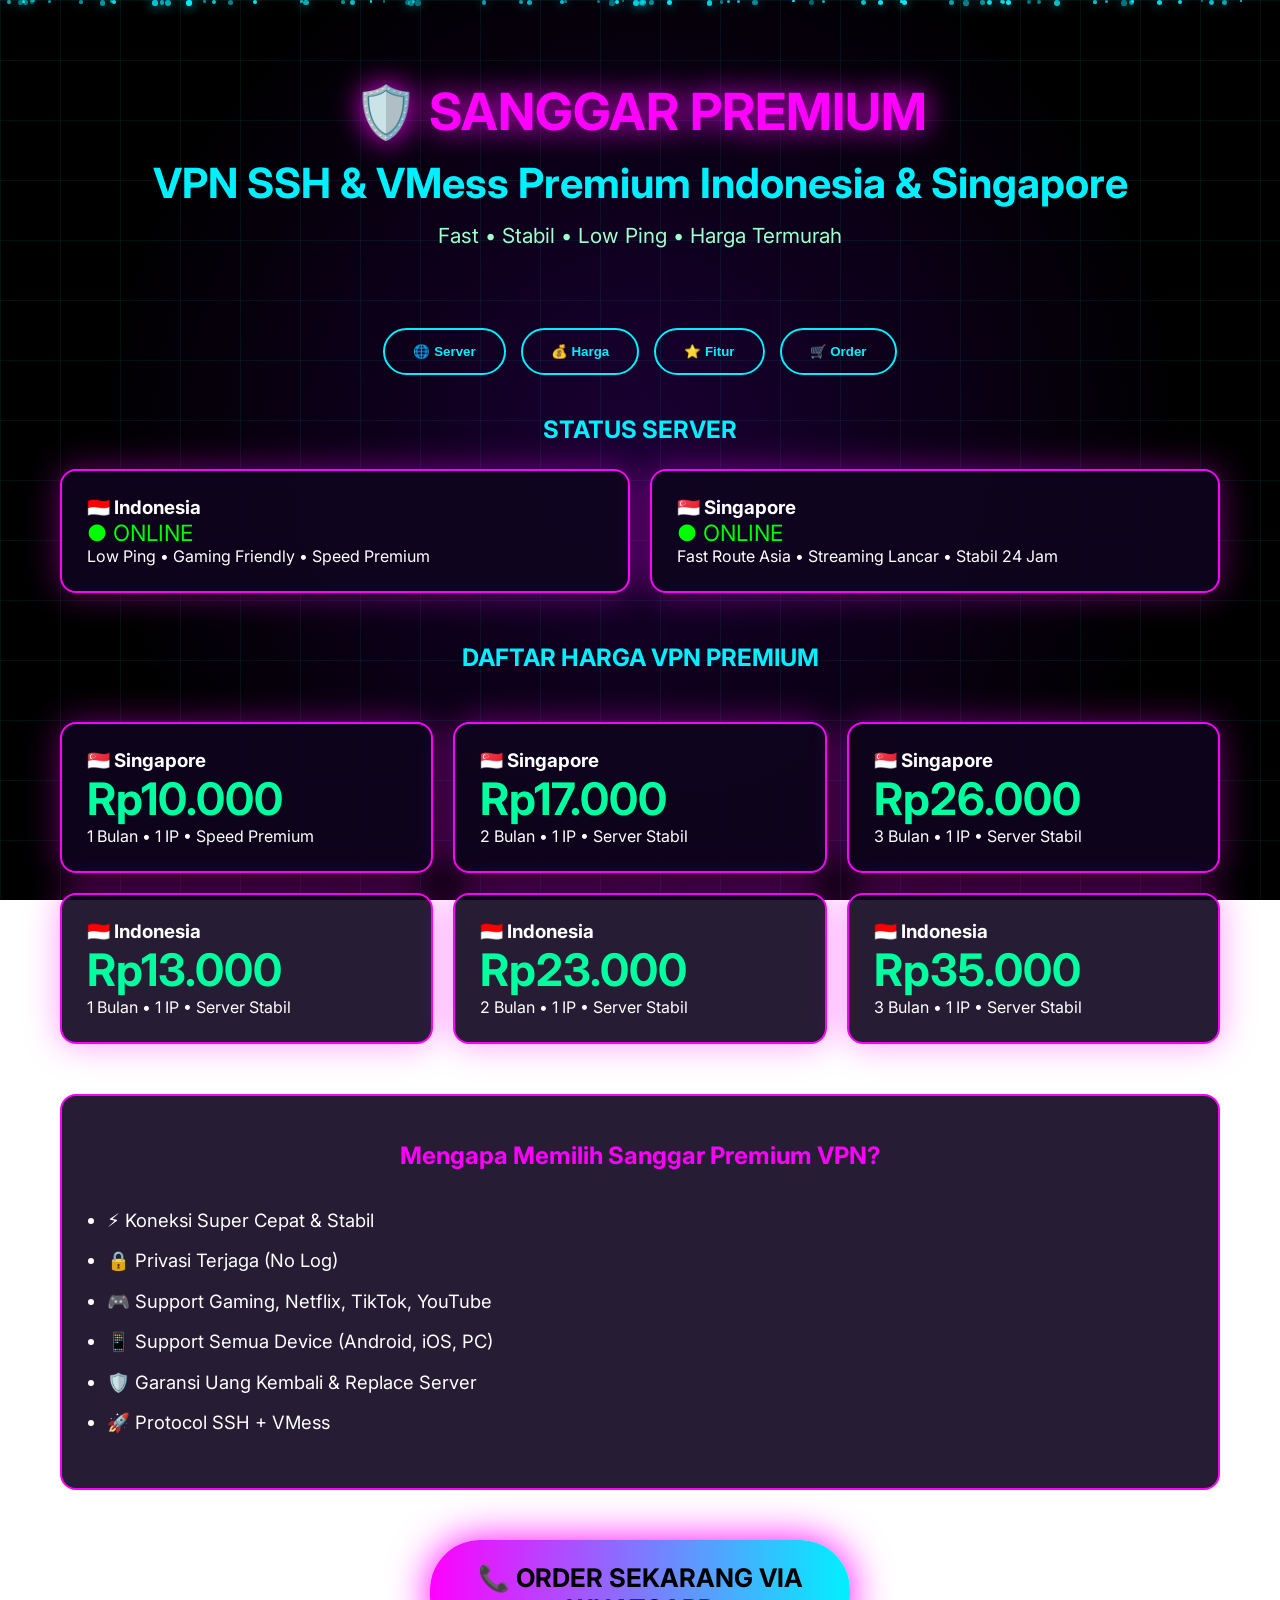
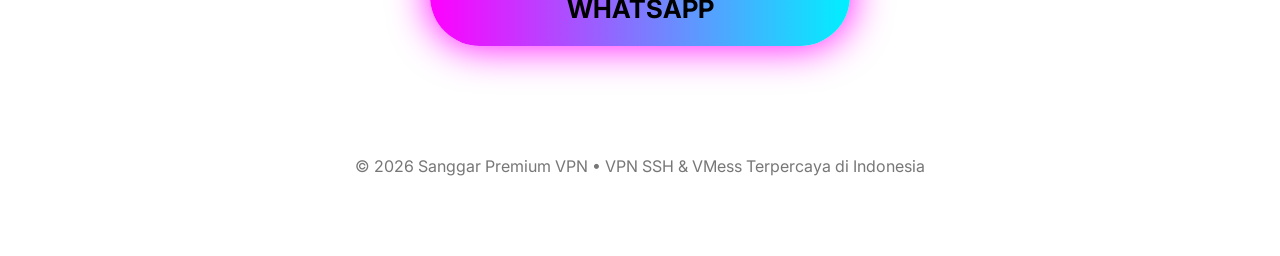
<file: index.html>
<!DOCTYPE html>
<html lang="id">
<head>
  <meta charset="UTF-8">
  <meta name="viewport" content="width=device-width, initial-scale=1.0">
  
  <!-- SEO Meta Tags -->
  <title>Sanggar Premium VPN SSH & VMess | Indonesia & Singapore - Murah & Stabil</title>
  <meta name="description" content="VPN Premium SSH & VMess Indonesia & Singapore. Fast, Stabil, Low Ping, Support Gaming & Streaming. Harga mulai Rp10.000/bulan. Garansi Full!">
  <meta name="keywords" content="vpn ssh, vmess, vpn premium, vpn singapore, vpn indonesia, vpn murah, vpn gaming, ssh vpn, v2ray vmess">
  <meta name="robots" content="index, follow">
  
  <!-- Open Graph -->
  <meta property="og:title" content="Sanggar Premium VPN SSH & VMess - Fast & Stabil">
  <meta property="og:description" content="VPN Premium Indonesia & Singapore mulai Rp10.000. Low Ping, Support Streaming & Gaming.">
  <meta property="og:type" content="website">
  <meta property="og:url" content="https://nama-domain-anda.com">
  <meta property="og:image" content="https://nama-domain-anda.com/thumbnail.jpg">

  <meta name="author" content="Sanggar Premium">
  <link rel="canonical" href="https://nama-domain-anda.com">

  <style>
    @import url('https://fonts.googleapis.com/css2?family=Inter:wght@400;500;600;700&display=swap');

    * { margin: 0; padding: 0; box-sizing: border-box; }

    body {
      font-family: 'Inter', system-ui, sans-serif;
      color: white;
      min-height: 100vh;
      overflow-x: hidden;
      position: relative;
    }

    /* Background Jaringan VPN Bergerak */
    .bg-network {
      position: fixed;
      top: 0; left: 0; right: 0; bottom: 0;
      background: radial-gradient(circle at center, #1a0033 0%, #000000 70%);
      z-index: -2;
    }

    .grid {
      position: absolute;
      top: 0; left: 0; width: 100%; height: 100%;
      background: linear-gradient(#00f0ff22 1px, transparent 1px),
                  linear-gradient(90deg, #00f0ff22 1px, transparent 1px);
      background-size: 60px 60px;
      animation: gridMove 28s linear infinite;
      opacity: 0.55;
    }

    @keyframes gridMove {
      0% { transform: translate(0, 0); }
      100% { transform: translate(60px, 60px); }
    }

    .particles {
      position: absolute;
      top: 0; left: 0; width: 100%; height: 100%;
      z-index: -1;
    }

    .dot {
      position: absolute;
      background: #00f0ff;
      border-radius: 50%;
      box-shadow: 0 0 12px #00f0ff;
      animation: float 22s linear infinite;
    }

    @keyframes float {
      0% { transform: translateY(100vh) scale(0.5); }
      100% { transform: translateY(-150px) scale(1.2); }
    }

    .container { 
      max-width: 1200px; 
      margin: 0 auto; 
      padding: 20px; 
      position: relative; 
      z-index: 10; 
    }

    header { text-align: center; padding: 60px 20px 40px; }
    .logo { font-size: 3.2rem; font-weight: 700; color: #ff00ff; text-shadow: 0 0 30px #ff00ff; }
    .title { font-size: 2.6rem; font-weight: 700; color: #00f0ff; margin: 15px 0; }

    h1, h2 { color: #00f0ff; }

    .nav { display: flex; justify-content: center; gap: 15px; flex-wrap: wrap; margin: 40px 0; }
    .nav button {
      padding: 14px 28px;
      background: transparent;
      border: 2px solid #00f0ff;
      color: #00f0ff;
      border-radius: 50px;
      font-weight: 600;
      cursor: pointer;
    }
    .nav button:hover { background: #00f0ff; color: black; box-shadow: 0 0 30px #00f0ff; }

    .card, .price-card {
      background: rgba(15, 5, 31, 0.9);
      border: 2px solid #ff00ff;
      border-radius: 16px;
      padding: 25px;
      box-shadow: 0 0 35px rgba(255, 0, 255, 0.4);
    }

    .pricing { display: grid; grid-template-columns: repeat(auto-fit, minmax(280px, 1fr)); gap: 20px; margin: 50px 0; }

    .price { font-size: 2.8rem; font-weight: 700; color: #00ff9f; }

    .order-btn {
      display: block;
      width: 100%;
      max-width: 420px;
      margin: 50px auto;
      padding: 22px;
      font-size: 1.6rem;
      font-weight: 700;
      background: linear-gradient(90deg, #ff00ff, #00f0ff);
      color: black;
      text-align: center;
      border-radius: 50px;
      text-decoration: none;
      box-shadow: 0 0 40px #ff00ff;
    }

    footer { text-align: center; padding: 60px 20px; color: #777; }
  </style>
</head>
<body>

  <!-- BACKGROUND BERGERAK -->
  <div class="bg-network">
    <div class="grid"></div>
    <div class="particles" id="particles"></div>
  </div>

  <div class="container">
    <header>
      <div class="logo">🛡️ SANGGAR PREMIUM</div>
      <h1 class="title">VPN SSH & VMess Premium Indonesia & Singapore</h1>
      <p style="font-size:1.3rem; color:#a0ffcc;">Fast • Stabil • Low Ping • Harga Termurah</p>
    </header>

    <div class="nav">
      <button>🌐 Server</button>
      <button>💰 Harga</button>
      <button>⭐ Fitur</button>
      <button>🛒 Order</button>
    </div>

    <h2 style="text-align:center; margin:40px 0 25px;">STATUS SERVER</h2>
    <div style="display: grid; grid-template-columns: repeat(auto-fit, minmax(320px, 1fr)); gap: 20px;">
      <div class="card">
        <h3>🇮🇩 Indonesia</h3>
        <p style="color:#00ff00; font-size:1.4rem;">● ONLINE</p>
        <p>Low Ping • Gaming Friendly • Speed Premium</p>
      </div>
      <div class="card">
        <h3>🇸🇬 Singapore</h3>
        <p style="color:#00ff00; font-size:1.4rem;">● ONLINE</p>
        <p>Fast Route Asia • Streaming Lancar • Stabil 24 Jam</p>
      </div>
    </div>

    <h2 style="text-align:center; margin:50px 0 25px;">DAFTAR HARGA VPN PREMIUM</h2>
    <div class="pricing">
      <div class="price-card">
        <h3>🇸🇬 Singapore</h3>
        <div class="price">Rp10.000</div>
        <p>1 Bulan • 1 IP • Speed Premium</p>
      </div>
      <div class="price-card">
        <h3>🇸🇬 Singapore</h3>
        <div class="price">Rp17.000</div>
        <p>2 Bulan • 1 IP • Server Stabil</p>
      </div>
      <div class="price-card">
        <h3>🇸🇬 Singapore</h3>
        <div class="price">Rp26.000</div>
        <p>3 Bulan • 1 IP • Server Stabil</p>
      </div>
      <div class="price-card">
        <h3>🇮🇩 Indonesia</h3>
        <div class="price">Rp13.000</div>
        <p>1 Bulan • 1 IP • Server Stabil</p>
      </div>
      <div class="price-card">
        <h3>🇮🇩 Indonesia</h3>
        <div class="price">Rp23.000</div>
        <p>2 Bulan • 1 IP • Server Stabil</p>
      </div>
      <div class="price-card">
        <h3>🇮🇩 Indonesia</h3>
        <div class="price">Rp35.000</div>
        <p>3 Bulan • 1 IP • Server Stabil</p>
      </div>
    </div>

    <div style="background:rgba(15,5,31,0.9); padding:45px; border-radius:16px; border:2px solid #ff00ff; margin:50px 0;">
      <h2 style="text-align:center; color:#ff00ff; margin-bottom:30px;">Mengapa Memilih Sanggar Premium VPN?</h2>
      <ul style="line-height:2.2; font-size:1.15rem;">
        <li>⚡ Koneksi Super Cepat & Stabil</li>
        <li>🔒 Privasi Terjaga (No Log)</li>
        <li>🎮 Support Gaming, Netflix, TikTok, YouTube</li>
        <li>📱 Support Semua Device (Android, iOS, PC)</li>
        <li>🛡️ Garansi Uang Kembali & Replace Server</li>
        <li>🚀 Protocol SSH + VMess</li>
      </ul>
    </div>

    <a href="https://wa.me/6283100661823" class="order-btn">📞 ORDER SEKARANG VIA WHATSAPP</a>

    <footer>
      <p>&copy; 2026 Sanggar Premium VPN • VPN SSH & VMess Terpercaya di Indonesia</p>
    </footer>
  </div>

  <script>
    // Partikel bergerak
    const particlesContainer = document.getElementById('particles');
    for (let i = 0; i < 80; i++) {
      const dot = document.createElement('div');
      dot.className = 'dot';
      const size = Math.random() * 4 + 2;
      dot.style.width = `${size}px`;
      dot.style.height = `${size}px`;
      dot.style.left = `${Math.random() * 100}vw`;
      dot.style.animationDuration = `${Math.random() * 15 + 18}s`;
      dot.style.animationDelay = `-${Math.random() * 25}s`;
      dot.style.opacity = Math.random() * 0.6 + 0.4;
      particlesContainer.appendChild(dot);
    }
  </script>
</body>
</html>
</file>
